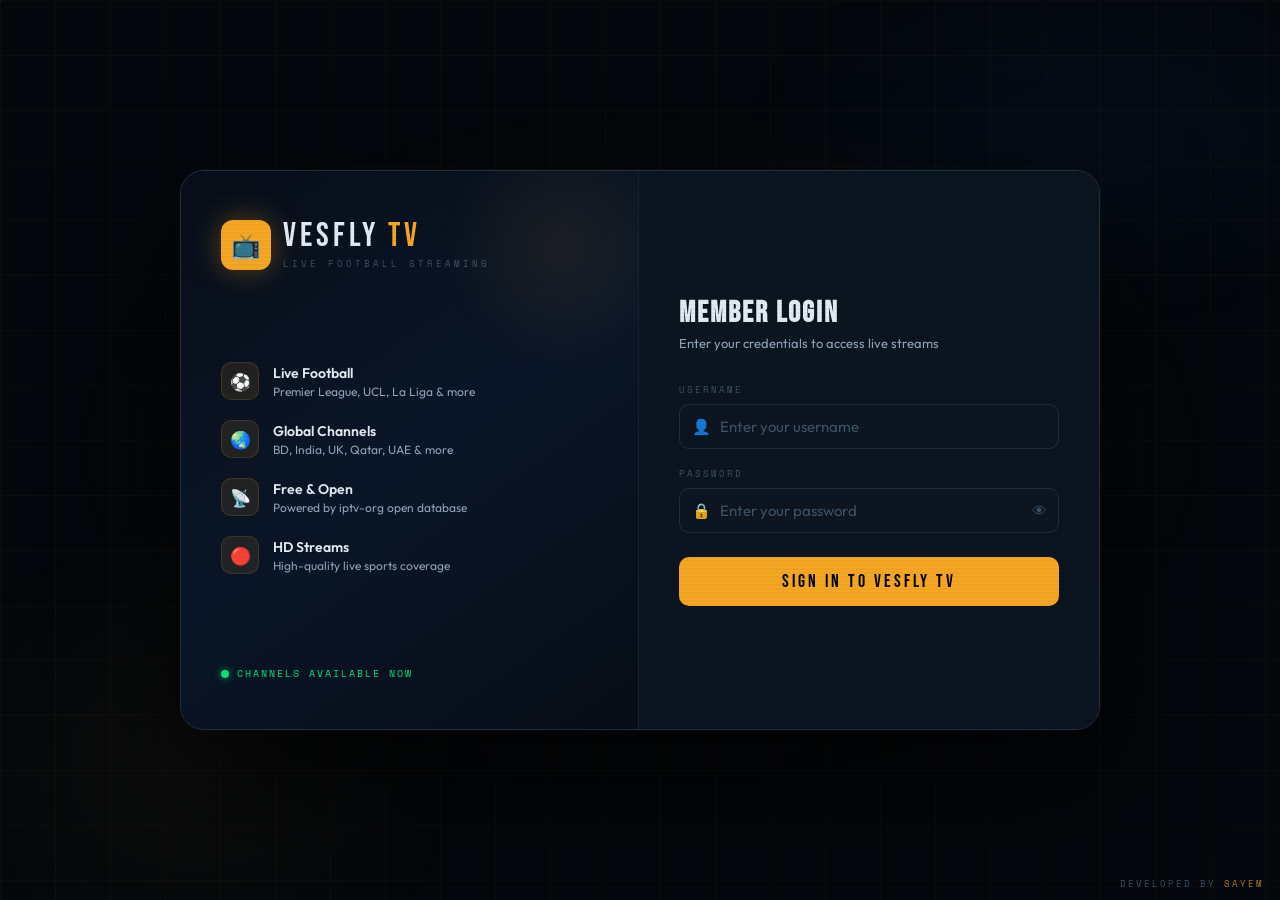
<file: index.html>
<!DOCTYPE html>
<html lang="en">
<head>
  <!-- Google tag (gtag.js) -->
<script async src="https://www.googletagmanager.com/gtag/js?id=G-3KYEK3P7LJ"></script>
<script>
  window.dataLayer = window.dataLayer || [];
  function gtag(){dataLayer.push(arguments);}
  gtag('js', new Date());

  gtag('config', 'G-3KYEK3P7LJ');
</script>
  <meta charset="UTF-8"/>
  <meta name="viewport" content="width=device-width, initial-scale=1.0"/>
  <title>Vesfly TV — Login</title>
  <link rel="preconnect" href="https://fonts.googleapis.com">
  <link href="https://fonts.googleapis.com/css2?family=Bebas+Neue&family=Outfit:wght@300;400;500;600;700&family=Space+Mono:wght@400;700&display=swap" rel="stylesheet">
  <style>
    :root {
      --bg: #04080c;
      --surface: #0c1520;
      --surface2: #101c2a;
      --border: #162233;
      --border2: #1e2f42;
      --accent: #f5a623;
      --accent-dim: rgba(245,166,35,0.1);
      --accent-glow: rgba(245,166,35,0.35);
      --red: #ff4757;
      --green: #00e676;
      --text: #e2eaf2;
      --text2: #8fa3b8;
      --muted: #3d5166;
      --card: #0a1520;
    }
    *, *::before, *::after { box-sizing: border-box; margin: 0; padding: 0; }
    body {
      font-family: 'Outfit', sans-serif;
      background: var(--bg);
      color: var(--text);
      min-height: 100vh;
      display: flex;
      align-items: center;
      justify-content: center;
      overflow: hidden;
      position: relative;
    }

    /* Background */
    .bg {
      position: fixed;
      inset: 0;
      z-index: 0;
      overflow: hidden;
    }
    .bg-gradient {
      position: absolute;
      inset: 0;
      background:
        radial-gradient(ellipse 70% 60% at 50% 50%, rgba(245,166,35,0.05) 0%, transparent 65%),
        radial-gradient(ellipse 50% 40% at 85% 15%, rgba(41,121,255,0.05) 0%, transparent 55%),
        radial-gradient(ellipse 40% 50% at 15% 85%, rgba(245,166,35,0.04) 0%, transparent 55%);
    }
    .bg-grid {
      position: absolute;
      inset: 0;
      opacity: 0.03;
      background-image:
        linear-gradient(rgba(245,166,35,1) 1px, transparent 1px),
        linear-gradient(90deg, rgba(245,166,35,1) 1px, transparent 1px);
      background-size: 55px 55px;
      animation: grid-move 25s linear infinite;
    }
    @keyframes grid-move {
      0% { transform: translate(0,0); }
      100% { transform: translate(55px,55px); }
    }
    .bg-circle {
      position: absolute;
      border-radius: 50%;
      border: 1px solid rgba(245,166,35,0.06);
    }
    .bg-circle:nth-child(1) { width: 600px; height: 600px; top: -200px; right: -200px; animation: pulse 7s ease-in-out infinite; }
    .bg-circle:nth-child(2) { width: 400px; height: 400px; bottom: -100px; left: -100px; animation: pulse 7s ease-in-out 2.5s infinite; }
    @keyframes pulse { 0%,100%{opacity:0.4;transform:scale(1)} 50%{opacity:1;transform:scale(1.04)} }

    /* Scanlines */
    body::after {
      content: '';
      position: fixed;
      inset: 0;
      background: repeating-linear-gradient(0deg, transparent, transparent 2px, rgba(0,0,0,0.025) 2px, rgba(0,0,0,0.025) 4px);
      pointer-events: none;
      z-index: 999;
    }

    /* Layout */
    .container {
      position: relative;
      z-index: 10;
      display: grid;
      grid-template-columns: 1fr 460px;
      gap: 0;
      width: 100%;
      max-width: 920px;
      min-height: 560px;
      border-radius: 24px;
      overflow: hidden;
      border: 1px solid var(--border2);
      box-shadow: 0 50px 120px rgba(0,0,0,0.7), 0 0 0 1px rgba(245,166,35,0.04);
      animation: container-in 0.8s cubic-bezier(0.16,1,0.3,1) both;
    }
    @keyframes container-in {
      from { opacity: 0; transform: translateY(30px) scale(0.97); }
      to   { opacity: 1; transform: translateY(0) scale(1); }
    }

    /* Left panel */
    .left-panel {
      background: linear-gradient(145deg, #070e18 0%, #0a1628 50%, #060d16 100%);
      padding: 48px 40px;
      display: flex;
      flex-direction: column;
      justify-content: space-between;
      position: relative;
      overflow: hidden;
      border-right: 1px solid var(--border);
    }
    .left-panel::before {
      content: '';
      position: absolute;
      top: -50px; right: -50px;
      width: 250px; height: 250px;
      border-radius: 50%;
      background: radial-gradient(circle, rgba(245,166,35,0.08) 0%, transparent 70%);
    }
    .brand-logo {
      display: flex;
      align-items: center;
      gap: 12px;
    }
    .brand-icon {
      width: 50px; height: 50px;
      background: var(--accent);
      border-radius: 12px;
      display: flex;
      align-items: center;
      justify-content: center;
      font-size: 24px;
      box-shadow: 0 0 30px var(--accent-glow);
      animation: icon-pulse 3s ease-in-out infinite alternate;
    }
    @keyframes icon-pulse {
      from { box-shadow: 0 0 20px var(--accent-glow); }
      to   { box-shadow: 0 0 50px var(--accent-glow), 0 0 80px rgba(245,166,35,0.15); }
    }
    .brand-name {
      font-family: 'Bebas Neue', cursive;
      font-size: 34px;
      letter-spacing: 4px;
      line-height: 1;
    }
    .brand-name span { color: var(--accent); }
    .brand-tagline {
      font-family: 'Space Mono', monospace;
      font-size: 9px;
      letter-spacing: 3px;
      color: var(--muted);
      text-transform: uppercase;
      margin-top: 4px;
    }

    .features {
      display: flex;
      flex-direction: column;
      gap: 20px;
    }
    .feature-item {
      display: flex;
      align-items: center;
      gap: 14px;
    }
    .feature-icon {
      width: 38px; height: 38px;
      background: var(--accent-dim);
      border: 1px solid rgba(245,166,35,0.15);
      border-radius: 10px;
      display: flex;
      align-items: center;
      justify-content: center;
      font-size: 17px;
      flex-shrink: 0;
    }
    .feature-text h4 {
      font-size: 14px;
      font-weight: 600;
      color: var(--text);
    }
    .feature-text p {
      font-size: 12px;
      color: var(--text2);
      margin-top: 2px;
    }

    .live-status {
      display: flex;
      align-items: center;
      gap: 8px;
      font-family: 'Space Mono', monospace;
      font-size: 10px;
      letter-spacing: 2px;
      color: var(--green);
      text-transform: uppercase;
    }
    .live-dot {
      width: 8px; height: 8px;
      border-radius: 50%;
      background: var(--green);
      animation: blink 1.2s ease-in-out infinite;
      box-shadow: 0 0 8px rgba(0,230,118,0.6);
    }
    @keyframes blink { 0%,100%{opacity:1} 50%{opacity:0.2} }

    /* Right panel — form */
    .right-panel {
      background: var(--card);
      padding: 48px 40px;
      display: flex;
      flex-direction: column;
      justify-content: center;
    }
    .form-header { margin-bottom: 32px; }
    .form-header h2 {
      font-family: 'Bebas Neue', cursive;
      font-size: 30px;
      letter-spacing: 2px;
    }
    .form-header p { font-size: 13px; color: var(--text2); margin-top: 4px; }

    .error-box {
      display: none;
      align-items: center;
      gap: 10px;
      background: rgba(255,71,87,0.08);
      border: 1px solid rgba(255,71,87,0.2);
      border-radius: 10px;
      padding: 11px 14px;
      font-size: 13px;
      color: var(--red);
      margin-bottom: 20px;
    }
    .error-box.show { display: flex; animation: shake 0.4s ease; }
    @keyframes shake { 0%,100%{transform:translateX(0)} 20%,60%{transform:translateX(-5px)} 40%,80%{transform:translateX(5px)} }

    .field { margin-bottom: 18px; }
    label {
      display: block;
      font-family: 'Space Mono', monospace;
      font-size: 9px;
      letter-spacing: 2px;
      color: var(--muted);
      text-transform: uppercase;
      margin-bottom: 8px;
    }
    .input-wrap { position: relative; }
    .input-wrap input {
      width: 100%;
      background: var(--surface);
      border: 1px solid var(--border2);
      border-radius: 10px;
      color: var(--text);
      font-family: 'Outfit', sans-serif;
      font-size: 15px;
      padding: 12px 14px 12px 40px;
      outline: none;
      transition: border-color 0.2s, box-shadow 0.2s;
    }
    .input-wrap input:focus {
      border-color: rgba(245,166,35,0.5);
      box-shadow: 0 0 0 3px rgba(245,166,35,0.07);
    }
    .input-wrap input::placeholder { color: var(--muted); }
    .i-icon {
      position: absolute;
      left: 13px;
      top: 50%;
      transform: translateY(-50%);
      font-size: 15px;
      color: var(--muted);
      pointer-events: none;
    }
    .pw-toggle {
      position: absolute;
      right: 12px;
      top: 50%;
      transform: translateY(-50%);
      background: none;
      border: none;
      color: var(--muted);
      cursor: pointer;
      font-size: 15px;
      transition: color 0.2s;
      padding: 0;
      line-height: 1;
    }
    .pw-toggle:hover { color: var(--accent); }

    .btn-login {
      width: 100%;
      padding: 14px;
      background: var(--accent);
      border: none;
      border-radius: 10px;
      color: #000;
      font-family: 'Bebas Neue', cursive;
      font-size: 18px;
      letter-spacing: 3px;
      cursor: pointer;
      transition: all 0.2s;
      position: relative;
      overflow: hidden;
      margin-top: 6px;
      display: flex;
      align-items: center;
      justify-content: center;
      gap: 8px;
    }
    .btn-login:hover {
      background: #e8921a;
      box-shadow: 0 8px 30px rgba(245,166,35,0.35);
      transform: translateY(-1px);
    }
    .btn-login:active { transform: translateY(0); }
    .btn-login.loading { opacity: 0.7; pointer-events: none; }
    .spinner {
      display: none;
      width: 18px; height: 18px;
      border: 2px solid rgba(0,0,0,0.3);
      border-top-color: #000;
      border-radius: 50%;
      animation: spin 0.7s linear infinite;
    }
    @keyframes spin { to { transform: rotate(360deg); } }

    /* Success overlay */
    .success-overlay {
      position: fixed;
      inset: 0;
      background: var(--bg);
      z-index: 1000;
      display: none;
      flex-direction: column;
      align-items: center;
      justify-content: center;
      gap: 16px;
    }
    .success-overlay.show { display: flex; animation: fade-in 0.4s ease; }
    @keyframes fade-in { from{opacity:0} to{opacity:1} }
    .s-icon { font-size: 60px; animation: bounce 0.6s cubic-bezier(0.16,1,0.3,1); }
    @keyframes bounce { from{transform:scale(0);opacity:0} to{transform:scale(1);opacity:1} }
    .s-title { font-family: 'Bebas Neue', cursive; font-size: 36px; letter-spacing: 4px; color: var(--accent); }
    .s-sub { font-family: 'Space Mono', monospace; font-size: 11px; letter-spacing: 2px; color: var(--muted); text-transform: uppercase; }
    .s-bar {
      width: 200px; height: 2px;
      background: var(--border);
      border-radius: 2px;
      margin-top: 8px;
      overflow: hidden;
    }
    .s-bar-fill {
      height: 100%;
      background: var(--accent);
      width: 0%;
      animation: fill-bar 1.8s ease forwards 0.3s;
    }
    @keyframes fill-bar { to { width: 100%; } }

    /* Footer */
    .footer-credit {
      position: fixed;
      bottom: 10px;
      right: 16px;
      font-family: 'Space Mono', monospace;
      font-size: 9px;
      letter-spacing: 2px;
      color: var(--muted);
      text-transform: uppercase;
      z-index: 50;
    }

    @media (max-width: 700px) {
      .container { grid-template-columns: 1fr; max-width: 420px; }
      .left-panel { display: none; }
    }
  </style>
</head>
<body>

  <div class="bg">
    <div class="bg-gradient"></div>
    <div class="bg-grid"></div>
    <div class="bg-circle"></div>
    <div class="bg-circle"></div>
  </div>

  <div class="success-overlay" id="successOverlay">
    <div class="s-icon">📺</div>
    <div class="s-title">Welcome Back!</div>
    <div class="s-sub">Loading Vesfly TV...</div>
    <div class="s-bar"><div class="s-bar-fill"></div></div>
  </div>

  <div class="container">
    <!-- Left branding panel -->
    <div class="left-panel">
      <div>
        <div class="brand-logo">
          <div class="brand-icon">📺</div>
          <div>
            <div class="brand-name">Vesfly <span>TV</span></div>
            <div class="brand-tagline">Live Football Streaming</div>
          </div>
        </div>
      </div>

      <div class="features">
        <div class="feature-item">
          <div class="feature-icon">⚽</div>
          <div class="feature-text">
            <h4>Live Football</h4>
            <p>Premier League, UCL, La Liga & more</p>
          </div>
        </div>
        <div class="feature-item">
          <div class="feature-icon">🌏</div>
          <div class="feature-text">
            <h4>Global Channels</h4>
            <p>BD, India, UK, Qatar, UAE & more</p>
          </div>
        </div>
        <div class="feature-item">
          <div class="feature-icon">📡</div>
          <div class="feature-text">
            <h4>Free & Open</h4>
            <p>Powered by iptv-org open database</p>
          </div>
        </div>
        <div class="feature-item">
          <div class="feature-icon">🔴</div>
          <div class="feature-text">
            <h4>HD Streams</h4>
            <p>High-quality live sports coverage</p>
          </div>
        </div>
      </div>

      <div class="live-status">
        <div class="live-dot"></div>
        Channels available now
      </div>
    </div>

    <!-- Right form panel -->
    <div class="right-panel">
      <div class="form-header">
        <h2>Member Login</h2>
        <p>Enter your credentials to access live streams</p>
      </div>

      <div class="error-box" id="errorBox">
        <span>⚠</span>
        <span id="errorText">Invalid username or password.</span>
      </div>

      <div class="field">
        <label for="username">Username</label>
        <div class="input-wrap">
          <input type="text" id="username" placeholder="Enter your username" autocomplete="off"/>
          <span class="i-icon">👤</span>
        </div>
      </div>

      <div class="field">
        <label for="password">Password</label>
        <div class="input-wrap">
          <input type="password" id="password" placeholder="Enter your password" autocomplete="off"/>
          <span class="i-icon">🔒</span>
          <button class="pw-toggle" id="pwToggle" type="button">👁</button>
        </div>
      </div>

      <button class="btn-login" id="loginBtn" type="button">
        <span id="btnText">Sign In to Vesfly TV</span>
        <div class="spinner" id="spinner"></div>
      </button>
    </div>
  </div>

  <div class="footer-credit">Developed by <span style="color:#f5a623;opacity:0.7">Sayem</span></div>

  <script src="auth.js"></script>
  <script>
    // Redirect if already logged in
    if (Auth.isLoggedIn()) window.location.href = 'home.html';

    const loginBtn = document.getElementById('loginBtn');
    const btnText  = document.getElementById('btnText');
    const spinner  = document.getElementById('spinner');
    const errorBox = document.getElementById('errorBox');
    const errorTxt = document.getElementById('errorText');
    const pwToggle = document.getElementById('pwToggle');
    const pwField  = document.getElementById('password');

    pwToggle.addEventListener('click', () => {
      const show = pwField.type === 'password';
      pwField.type = show ? 'text' : 'password';
      pwToggle.textContent = show ? '🙈' : '👁';
    });

    document.addEventListener('keydown', e => { if (e.key === 'Enter') doLogin(); });
    loginBtn.addEventListener('click', doLogin);

    function showError(msg) {
      errorTxt.textContent = msg;
      errorBox.classList.remove('show');
      void errorBox.offsetWidth;
      errorBox.classList.add('show');
    }

    function doLogin() {
      const u = document.getElementById('username').value.trim();
      const p = document.getElementById('password').value;
      if (!u) { showError('Please enter your username.'); return; }
      if (!p) { showError('Please enter your password.'); return; }

      btnText.style.display = 'none';
      spinner.style.display = 'block';
      loginBtn.classList.add('loading');
      errorBox.classList.remove('show');

      setTimeout(() => {
        if (Auth.login(u, p)) {
          document.getElementById('successOverlay').classList.add('show');
          setTimeout(() => window.location.href = 'home.html', 2200);
        } else {
          btnText.style.display = 'block';
          spinner.style.display = 'none';
          loginBtn.classList.remove('loading');
          pwField.value = '';
          showError('Incorrect username or password. Please try again.');
        }
      }, 1200);
    }
  </script>
</body>
</html>
</file>
